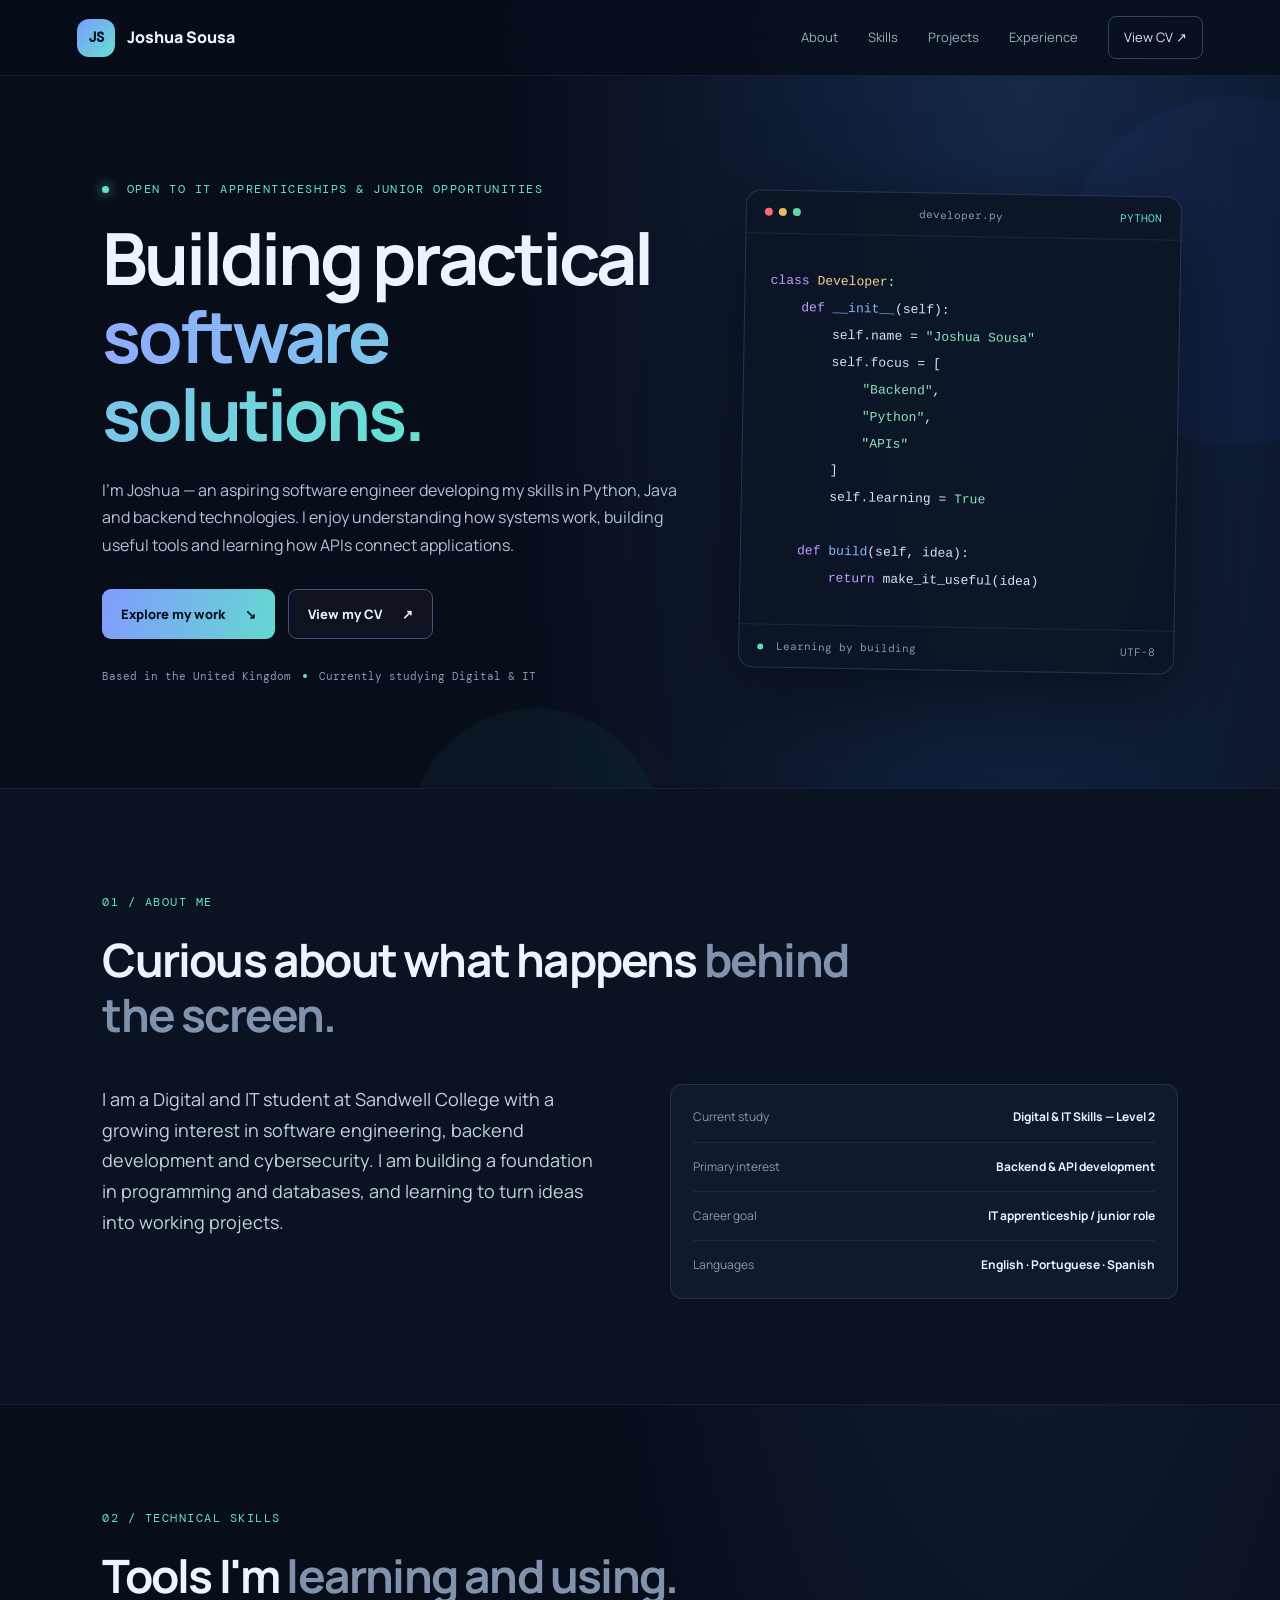
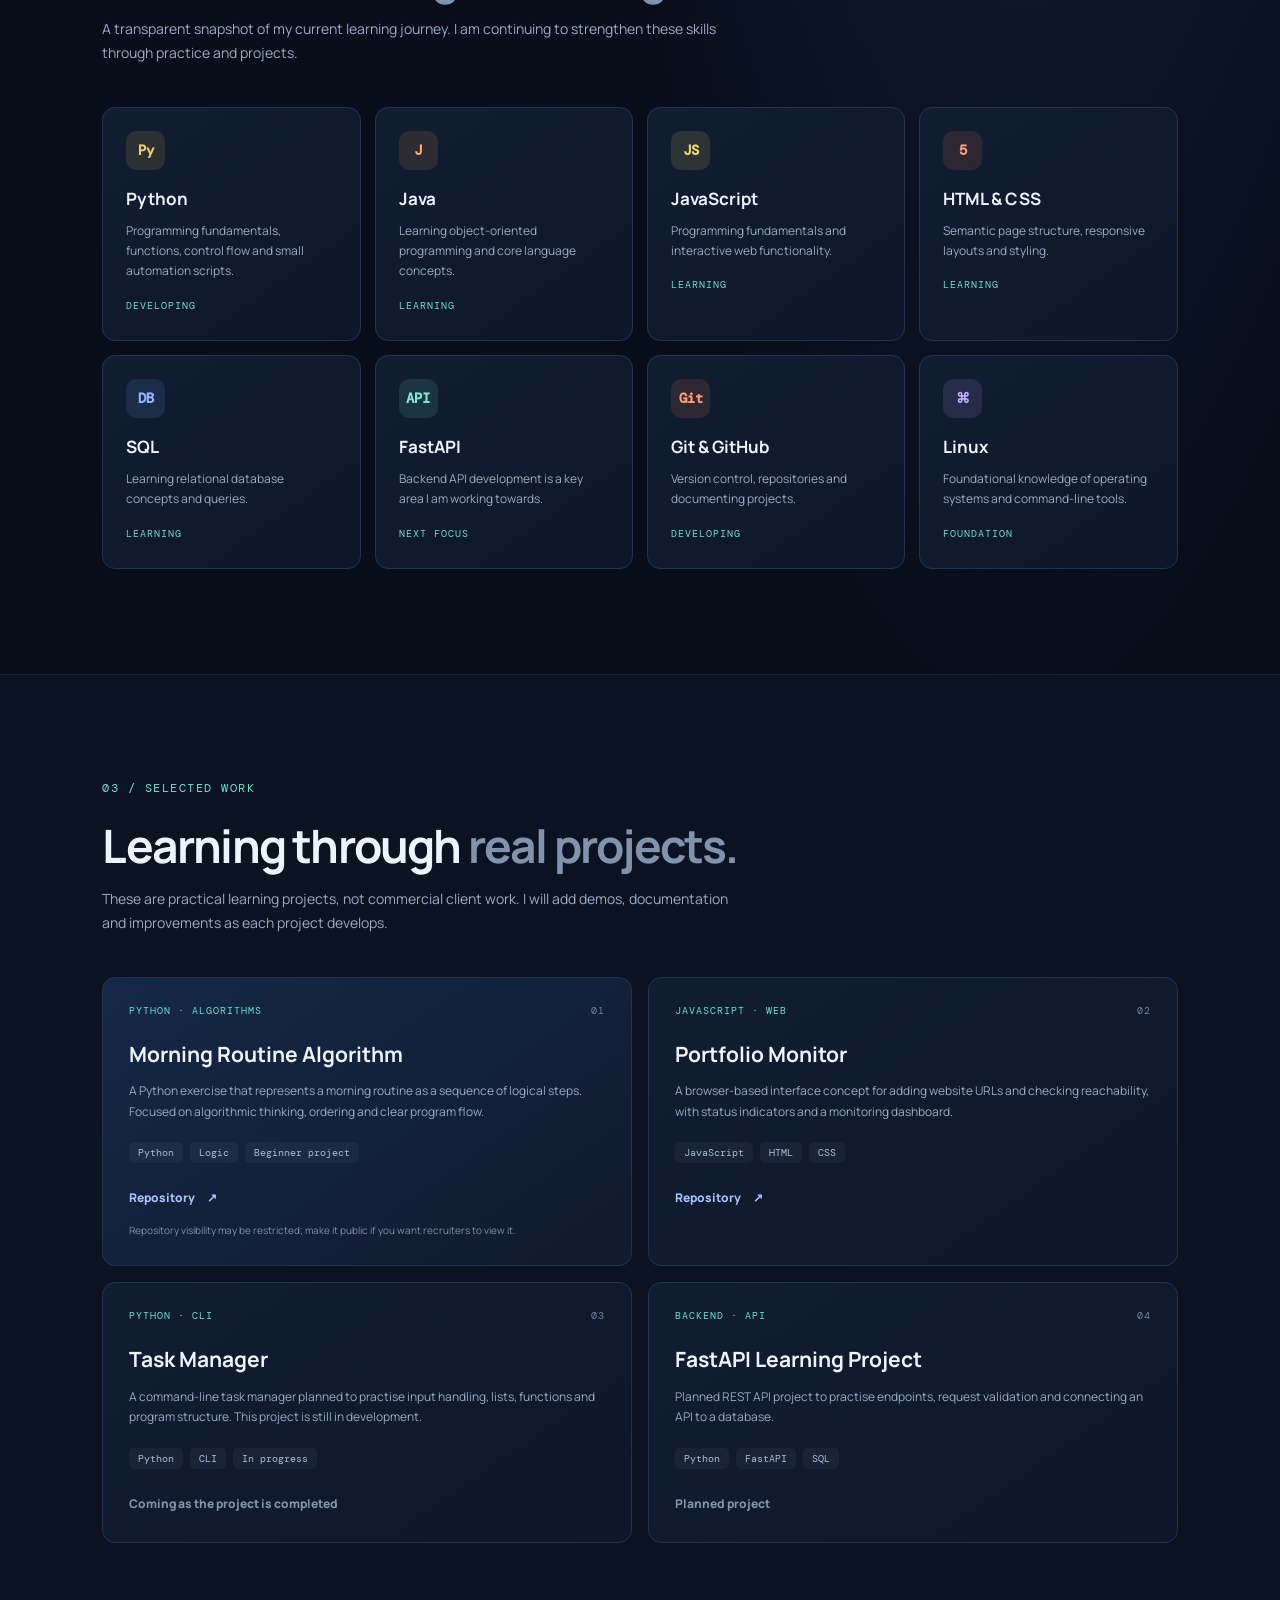
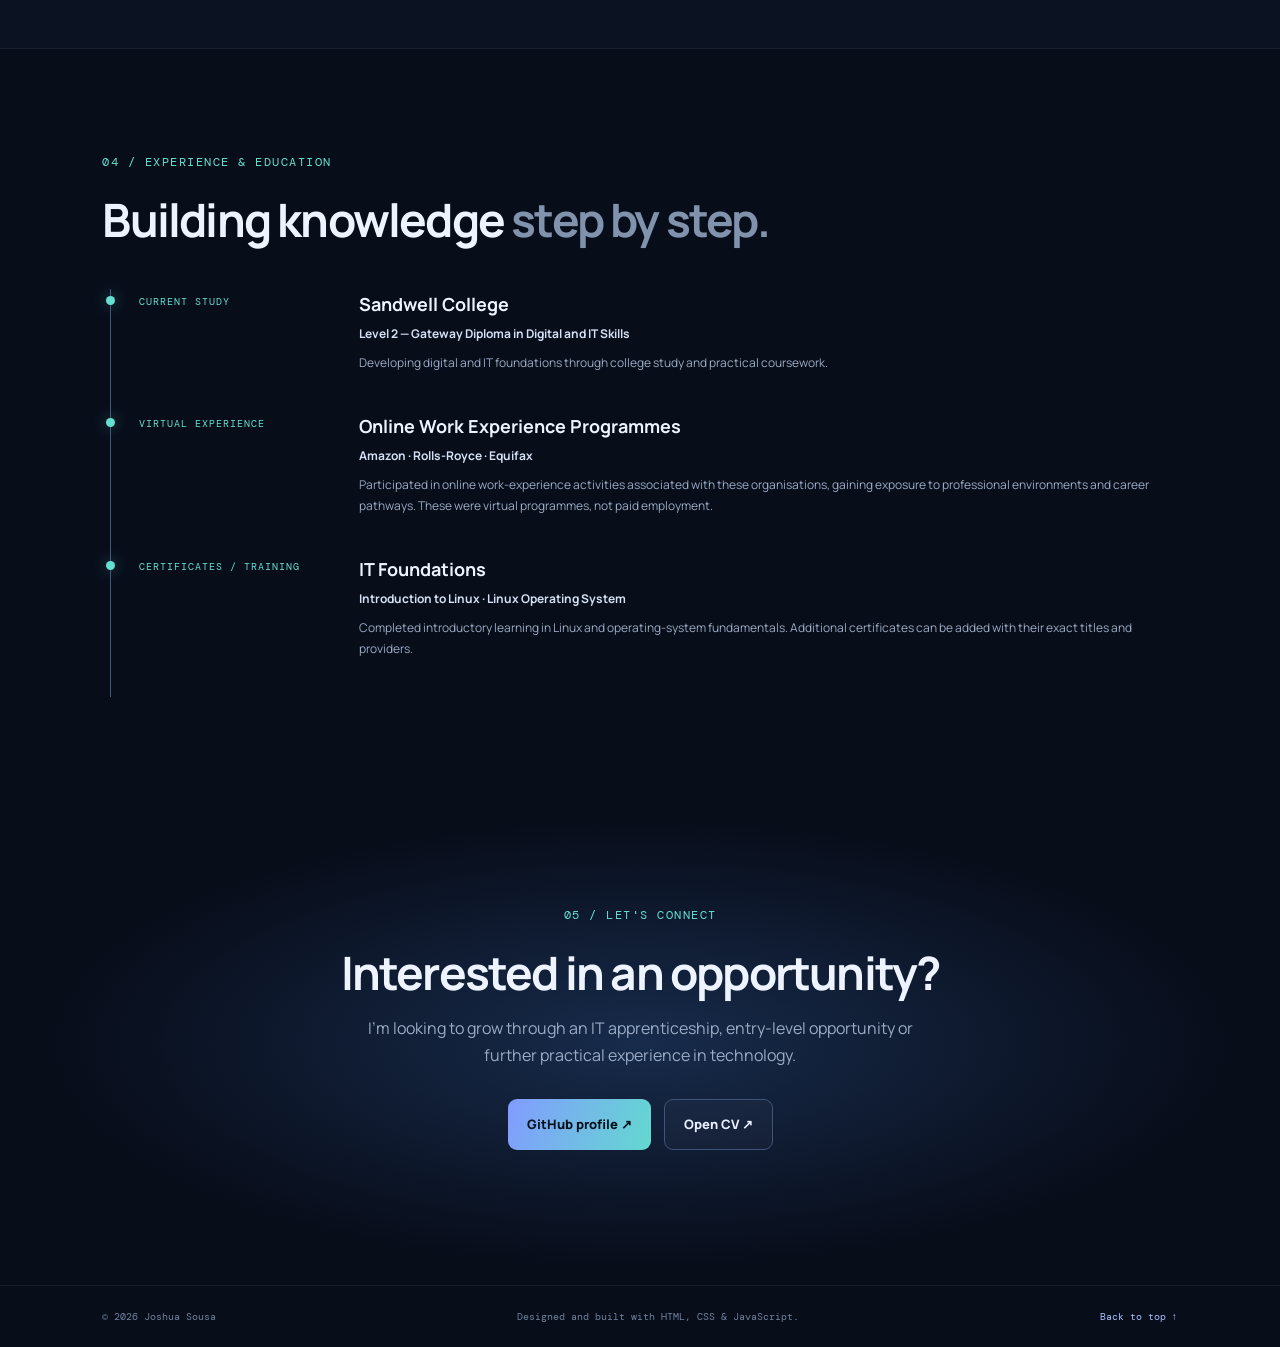
<file: index.html>
<!doctype html>
<html lang="en">
<head>
  <meta charset="utf-8">
  <meta name="viewport" content="width=device-width, initial-scale=1">
  <meta name="description" content="Joshua Sousa — aspiring software engineer focused on backend development, Python and APIs.">
  <meta name="theme-color" content="#0b1020">
  <title>Joshua Sousa | Software Developer Portfolio</title>
  <link rel="preconnect" href="https://fonts.googleapis.com">
  <link rel="preconnect" href="https://fonts.gstatic.com" crossorigin>
  <link href="https://fonts.googleapis.com/css2?family=DM+Mono:wght@400;500&family=Manrope:wght@400;500;600;700;800&display=swap" rel="stylesheet">
  <link rel="stylesheet" href="styles.css">
</head>
<body>
  <header class="topbar">
    <a class="brand" href="#home"><span class="brand-mark">JS</span><span>Joshua Sousa</span></a>
    <button class="menu-toggle" aria-label="Open navigation" aria-expanded="false">☰</button>
    <nav class="nav" aria-label="Main navigation">
      <a href="#about">About</a><a href="#skills">Skills</a><a href="#projects">Projects</a><a href="#experience">Experience</a>
      <a class="nav-cta" href="cv.html">View CV ↗</a>
    </nav>
  </header>

  <main>
    <section class="hero section" id="home">
      <div class="hero-copy">
        <p class="eyebrow"><span class="pulse"></span> OPEN TO IT APPRENTICESHIPS & JUNIOR OPPORTUNITIES</p>
        <h1>Building practical<br><span class="gradient">software solutions.</span></h1>
        <p class="hero-lead">I'm Joshua — an aspiring software engineer developing my skills in Python, Java and backend technologies. I enjoy understanding how systems work, building useful tools and learning how APIs connect applications.</p>
        <div class="hero-actions">
          <a class="button primary" href="#projects">Explore my work <span>↘</span></a>
          <a class="button secondary" href="cv.html">View my CV <span>↗</span></a>
        </div>
        <div class="hero-meta"><span>Based in the United Kingdom</span><span class="meta-dot"></span><span>Currently studying Digital & IT</span></div>
      </div>
      <div class="code-card" aria-label="Code preview">
        <div class="code-top"><div class="window-dots"><i></i><i></i><i></i></div><span>developer.py</span><span class="code-lang">PYTHON</span></div>
        <pre><code><span class="code-purple">class</span> <span class="code-yellow">Developer</span>:
    <span class="code-purple">def</span> <span class="code-blue">__init__</span>(self):
        self.name = <span class="code-green">"Joshua Sousa"</span>
        self.focus = [
            <span class="code-green">"Backend"</span>,
            <span class="code-green">"Python"</span>,
            <span class="code-green">"APIs"</span>
        ]
        self.learning = <span class="code-green">True</span>

    <span class="code-purple">def</span> <span class="code-blue">build</span>(self, idea):
        <span class="code-purple">return</span> make_it_useful(idea)</code></pre>
        <div class="code-footer"><span><b class="status-dot"></b> Learning by building</span><span>UTF-8</span></div>
      </div>
      <div class="hero-orb orb-one"></div><div class="hero-orb orb-two"></div>
    </section>

    <section class="section about-section" id="about">
      <div class="section-heading"><p class="eyebrow">01 / ABOUT ME</p><h2>Curious about what happens <span class="muted">behind the screen.</span></h2></div>
      <div class="about-grid">
        <p class="about-text">I am a Digital and IT student at Sandwell College with a growing interest in software engineering, backend development and cybersecurity. I am building a foundation in programming and databases, and learning to turn ideas into working projects.</p>
        <div class="info-panel"><div class="info-row"><span>Current study</span><strong>Digital & IT Skills — Level 2</strong></div><div class="info-row"><span>Primary interest</span><strong>Backend & API development</strong></div><div class="info-row"><span>Career goal</span><strong>IT apprenticeship / junior role</strong></div><div class="info-row"><span>Languages</span><strong>English · Portuguese · Spanish</strong></div></div>
      </div>
    </section>

    <section class="section" id="skills">
      <div class="section-heading"><p class="eyebrow">02 / TECHNICAL SKILLS</p><h2>Tools I'm <span class="muted">learning and using.</span></h2><p class="section-intro">A transparent snapshot of my current learning journey. I am continuing to strengthen these skills through practice and projects.</p></div>
      <div class="skills-grid">
        <article class="skill-card"><span class="skill-icon">Py</span><h3>Python</h3><p>Programming fundamentals, functions, control flow and small automation scripts.</p><span class="skill-tag">Developing</span></article>
        <article class="skill-card"><span class="skill-icon java">J</span><h3>Java</h3><p>Learning object-oriented programming and core language concepts.</p><span class="skill-tag">Learning</span></article>
        <article class="skill-card"><span class="skill-icon js">JS</span><h3>JavaScript</h3><p>Programming fundamentals and interactive web functionality.</p><span class="skill-tag">Learning</span></article>
        <article class="skill-card"><span class="skill-icon html">5</span><h3>HTML & CSS</h3><p>Semantic page structure, responsive layouts and styling.</p><span class="skill-tag">Learning</span></article>
        <article class="skill-card"><span class="skill-icon sql">DB</span><h3>SQL</h3><p>Learning relational database concepts and queries.</p><span class="skill-tag">Learning</span></article>
        <article class="skill-card"><span class="skill-icon api">API</span><h3>FastAPI</h3><p>Backend API development is a key area I am working towards.</p><span class="skill-tag">Next focus</span></article>
        <article class="skill-card"><span class="skill-icon git">Git</span><h3>Git & GitHub</h3><p>Version control, repositories and documenting projects.</p><span class="skill-tag">Developing</span></article>
        <article class="skill-card"><span class="skill-icon linux">⌘</span><h3>Linux</h3><p>Foundational knowledge of operating systems and command-line tools.</p><span class="skill-tag">Foundation</span></article>
      </div>
    </section>

    <section class="section projects-section" id="projects">
      <div class="section-heading"><p class="eyebrow">03 / SELECTED WORK</p><h2>Learning through <span class="muted">real projects.</span></h2><p class="section-intro">These are practical learning projects, not commercial client work. I will add demos, documentation and improvements as each project develops.</p></div>
      <div class="projects-grid">
        <article class="project-card featured"><div class="project-top"><span class="project-type">PYTHON · ALGORITHMS</span><span class="project-number">01</span></div><h3>Morning Routine Algorithm</h3><p>A Python exercise that represents a morning routine as a sequence of logical steps. Focused on algorithmic thinking, ordering and clear program flow.</p><div class="chips"><span>Python</span><span>Logic</span><span>Beginner project</span></div><a class="project-link" href="https://github.com/joshuaomg/Morning-Routine-Algorithm-Python" target="_blank" rel="noreferrer">Repository <span>↗</span></a><p class="project-note">Repository visibility may be restricted; make it public if you want recruiters to view it.</p></article>
        <article class="project-card"><div class="project-top"><span class="project-type">JAVASCRIPT · WEB</span><span class="project-number">02</span></div><h3>Portfolio Monitor</h3><p>A browser-based interface concept for adding website URLs and checking reachability, with status indicators and a monitoring dashboard.</p><div class="chips"><span>JavaScript</span><span>HTML</span><span>CSS</span></div><a class="project-link" href="https://github.com/joshuaomg/-port-monitor" target="_blank" rel="noreferrer">Repository <span>↗</span></a></article>
        <article class="project-card"><div class="project-top"><span class="project-type">PYTHON · CLI</span><span class="project-number">03</span></div><h3>Task Manager</h3><p>A command-line task manager planned to practise input handling, lists, functions and program structure. This project is still in development.</p><div class="chips"><span>Python</span><span>CLI</span><span>In progress</span></div><span class="project-link subdued">Coming as the project is completed</span></article>
        <article class="project-card"><div class="project-top"><span class="project-type">BACKEND · API</span><span class="project-number">04</span></div><h3>FastAPI Learning Project</h3><p>Planned REST API project to practise endpoints, request validation and connecting an API to a database.</p><div class="chips"><span>Python</span><span>FastAPI</span><span>SQL</span></div><span class="project-link subdued">Planned project</span></article>
      </div>
    </section>

    <section class="section experience-section" id="experience">
      <div class="section-heading"><p class="eyebrow">04 / EXPERIENCE & EDUCATION</p><h2>Building knowledge <span class="muted">step by step.</span></h2></div>
      <div class="timeline">
        <article class="timeline-item"><div class="timeline-date">CURRENT STUDY</div><div><h3>Sandwell College</h3><p class="timeline-role">Level 2 — Gateway Diploma in Digital and IT Skills</p><p>Developing digital and IT foundations through college study and practical coursework.</p></div></article>
        <article class="timeline-item"><div class="timeline-date">VIRTUAL EXPERIENCE</div><div><h3>Online Work Experience Programmes</h3><p class="timeline-role">Amazon · Rolls-Royce · Equifax</p><p>Participated in online work-experience activities associated with these organisations, gaining exposure to professional environments and career pathways. These were virtual programmes, not paid employment.</p></div></article>
        <article class="timeline-item"><div class="timeline-date">CERTIFICATES / TRAINING</div><div><h3>IT Foundations</h3><p class="timeline-role">Introduction to Linux · Linux Operating System</p><p>Completed introductory learning in Linux and operating-system fundamentals. Additional certificates can be added with their exact titles and providers.</p></div></article>
      </div>
    </section>

    <section class="contact-section section" id="contact"><p class="eyebrow">05 / LET'S CONNECT</p><h2>Interested in an opportunity?</h2><p>I'm looking to grow through an IT apprenticeship, entry-level opportunity or further practical experience in technology.</p><div class="hero-actions"><a class="button primary" href="https://github.com/joshuaomg" target="_blank" rel="noreferrer">GitHub profile ↗</a><a class="button secondary" href="cv.html">Open CV ↗</a></div></section>
  </main>
  <footer><span>© <span id="year"></span> Joshua Sousa</span><span>Designed and built with HTML, CSS & JavaScript.</span><a href="#home">Back to top ↑</a></footer>
  <script src="script.js"></script>
</body>
</html>
</file>
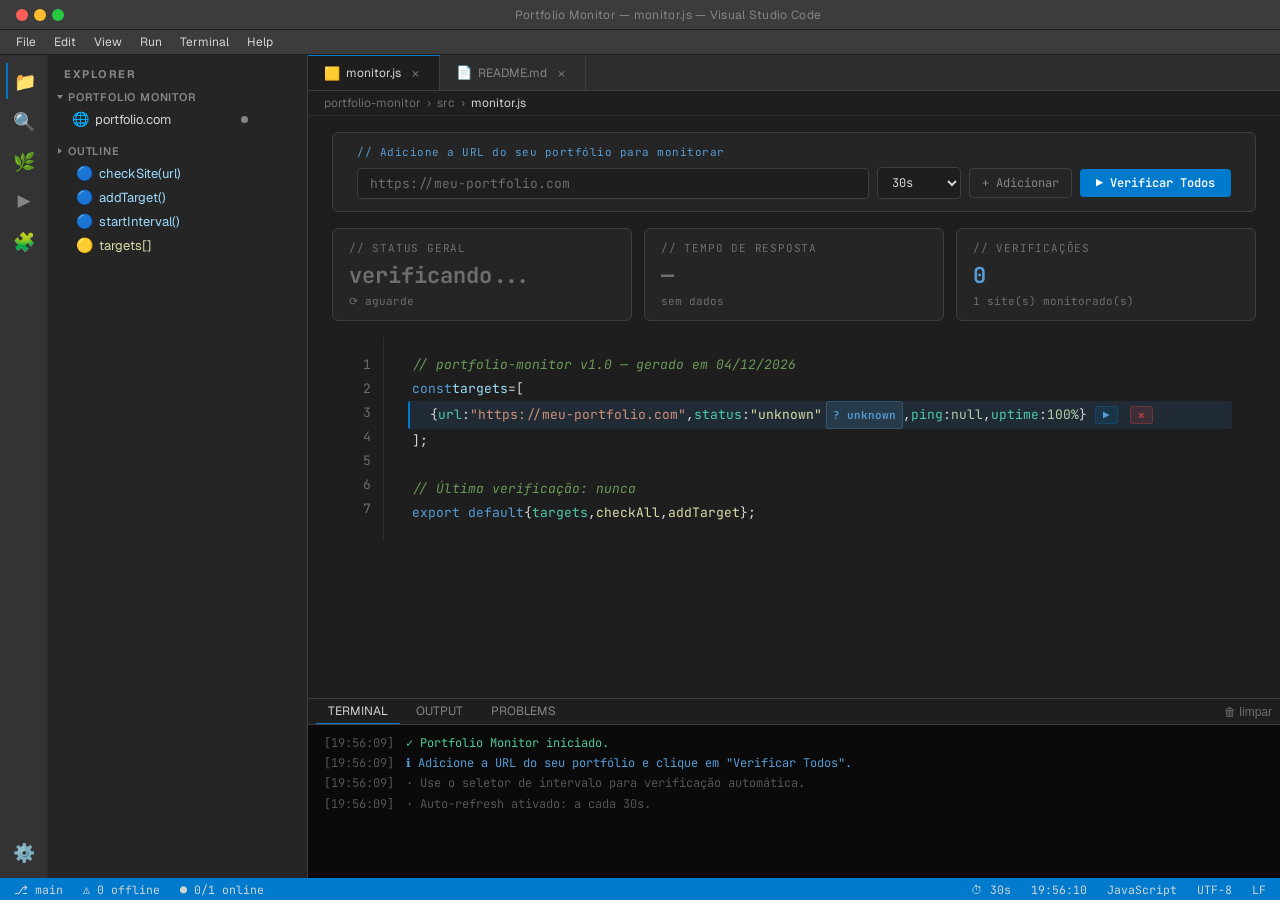
<file: portfolio-checker.html>
<!DOCTYPE html>
<html lang="pt-BR">
<head>
<meta charset="UTF-8">
<meta name="viewport" content="width=device-width, initial-scale=1.0">
<title>Portfolio Monitor</title>
<style>
  @import url('https://fonts.googleapis.com/css2?family=JetBrains+Mono:wght@300;400;500;600;700&family=Geist:wght@300;400;500;600&display=swap');

  :root {
    --bg-base: #1e1e1e;
    --bg-sidebar: #252526;
    --bg-panel: #2d2d2d;
    --bg-card: #252526;
    --bg-hover: #2a2d2e;
    --bg-active: #37373d;
    --border: #3e3e42;
    --border-subtle: #2d2d30;
    --text-primary: #d4d4d4;
    --text-secondary: #858585;
    --text-muted: #6e6e6e;
    --accent-blue: #4ec9b0;
    --accent-blue2: #569cd6;
    --accent-green: #4ec994;
    --accent-red: #f44747;
    --accent-yellow: #dcdcaa;
    --accent-orange: #ce9178;
    --accent-purple: #c586c0;
    --status-bar: #007acc;
    --tab-active: #1e1e1e;
    --tab-inactive: #2d2d2d;
    --scrollbar: #424242;
    --line-highlight: #2a2d2e;
  }

  * { margin: 0; padding: 0; box-sizing: border-box; }

  body {
    font-family: 'Geist', -apple-system, sans-serif;
    background: var(--bg-base);
    color: var(--text-primary);
    height: 100vh;
    display: flex;
    flex-direction: column;
    overflow: hidden;
    font-size: 13px;
  }

  /* TITLE BAR */
  .title-bar {
    background: #3c3c3c;
    height: 30px;
    display: flex;
    align-items: center;
    padding: 0 16px;
    gap: 8px;
    border-bottom: 1px solid #1e1e1e;
    flex-shrink: 0;
    -webkit-app-region: drag;
    user-select: none;
  }
  .traffic-lights { display: flex; gap: 6px; }
  .dot {
    width: 12px; height: 12px;
    border-radius: 50%;
    cursor: pointer;
    transition: filter 0.15s;
  }
  .dot:hover { filter: brightness(1.3); }
  .dot.red   { background: #ff5f57; }
  .dot.yellow{ background: #febc2e; }
  .dot.green { background: #28c840; }
  .title-center {
    flex: 1;
    text-align: center;
    color: var(--text-secondary);
    font-size: 12px;
    letter-spacing: 0.3px;
  }

  /* MENU BAR */
  .menu-bar {
    background: #3c3c3c;
    height: 25px;
    display: flex;
    align-items: center;
    padding: 0 8px;
    gap: 2px;
    border-bottom: 1px solid #1e1e1e;
    flex-shrink: 0;
  }
  .menu-item {
    padding: 2px 8px;
    color: var(--text-primary);
    font-size: 12px;
    cursor: pointer;
    border-radius: 3px;
    transition: background 0.1s;
  }
  .menu-item:hover { background: var(--bg-active); }

  /* MAIN LAYOUT */
  .main {
    display: flex;
    flex: 1;
    overflow: hidden;
  }

  /* ACTIVITY BAR */
  .activity-bar {
    width: 48px;
    background: #333333;
    display: flex;
    flex-direction: column;
    align-items: center;
    padding: 8px 0;
    gap: 4px;
    border-right: 1px solid var(--border-subtle);
    flex-shrink: 0;
  }
  .activity-icon {
    width: 36px; height: 36px;
    display: flex; align-items: center; justify-content: center;
    border-radius: 5px;
    cursor: pointer;
    color: var(--text-secondary);
    font-size: 18px;
    transition: color 0.15s, background 0.15s;
    position: relative;
  }
  .activity-icon:hover { color: var(--text-primary); }
  .activity-icon.active {
    color: var(--text-primary);
    border-left: 2px solid var(--status-bar);
    border-radius: 0 3px 3px 0;
  }
  .activity-icon.active::before {
    content: '';
    position: absolute;
    left: -2px;
    width: 2px;
    height: 100%;
    background: var(--status-bar);
  }

  /* SIDEBAR */
  .sidebar {
    width: 260px;
    background: var(--bg-sidebar);
    border-right: 1px solid var(--border);
    display: flex;
    flex-direction: column;
    flex-shrink: 0;
    overflow: hidden;
  }
  .sidebar-title {
    padding: 12px 16px 4px;
    font-size: 11px;
    font-weight: 700;
    letter-spacing: 1.5px;
    color: var(--text-secondary);
    text-transform: uppercase;
    flex-shrink: 0;
  }
  .sidebar-section { flex: 1; overflow-y: auto; }
  .sidebar-section::-webkit-scrollbar { width: 4px; }
  .sidebar-section::-webkit-scrollbar-thumb { background: var(--scrollbar); border-radius: 2px; }

  .tree-item {
    display: flex;
    align-items: center;
    gap: 6px;
    padding: 3px 8px 3px 16px;
    cursor: pointer;
    transition: background 0.1s;
    color: var(--text-primary);
    font-size: 13px;
    white-space: nowrap;
    overflow: hidden;
    text-overflow: ellipsis;
  }
  .tree-item:hover { background: var(--bg-hover); }
  .tree-item.active { background: var(--bg-active); }
  .tree-item .icon { font-size: 14px; flex-shrink: 0; }
  .tree-item .label { flex: 1; overflow: hidden; text-overflow: ellipsis; }
  .tree-item .status-dot {
    width: 7px; height: 7px;
    border-radius: 50%;
    flex-shrink: 0;
  }
  .tree-item .status-dot.online { background: #4ec994; box-shadow: 0 0 5px #4ec99480; }
  .tree-item .status-dot.offline { background: #f44747; box-shadow: 0 0 5px #f4474780; }
  .tree-item .status-dot.checking { background: #dcdcaa; animation: pulse 1s infinite; }
  .tree-item .status-dot.unknown { background: #858585; }

  .tree-group {
    display: flex;
    align-items: center;
    gap: 4px;
    padding: 5px 8px 3px 8px;
    color: var(--text-secondary);
    font-size: 11px;
    font-weight: 600;
    letter-spacing: 0.8px;
    text-transform: uppercase;
    cursor: pointer;
    user-select: none;
  }
  .tree-group:hover { background: var(--bg-hover); }
  .tree-group svg { transition: transform 0.15s; }
  .tree-group.open svg { transform: rotate(90deg); }

  /* EDITOR */
  .editor-area {
    flex: 1;
    display: flex;
    flex-direction: column;
    overflow: hidden;
    background: var(--bg-base);
  }

  /* TABS */
  .tabs {
    display: flex;
    background: var(--bg-panel);
    border-bottom: 1px solid var(--border);
    overflow-x: auto;
    flex-shrink: 0;
  }
  .tabs::-webkit-scrollbar { height: 2px; }
  .tabs::-webkit-scrollbar-thumb { background: var(--scrollbar); }
  .tab {
    display: flex;
    align-items: center;
    gap: 6px;
    padding: 0 16px;
    height: 35px;
    cursor: pointer;
    border-right: 1px solid var(--border);
    font-size: 12px;
    white-space: nowrap;
    transition: background 0.1s;
    flex-shrink: 0;
    position: relative;
  }
  .tab:hover { background: var(--bg-hover); }
  .tab.active {
    background: var(--tab-active);
    color: var(--text-primary);
    border-top: 1px solid var(--status-bar);
  }
  .tab:not(.active) { background: var(--tab-inactive); color: var(--text-secondary); }
  .tab .tab-icon { font-size: 13px; }
  .tab .tab-close {
    width: 16px; height: 16px;
    display: flex; align-items: center; justify-content: center;
    border-radius: 3px;
    color: var(--text-muted);
    font-size: 14px;
    line-height: 1;
    transition: background 0.1s, color 0.1s;
  }
  .tab .tab-close:hover { background: var(--bg-active); color: var(--text-primary); }

  /* EDITOR CONTENT */
  .editor-content {
    flex: 1;
    overflow-y: auto;
    padding: 0;
    display: flex;
  }
  .editor-content::-webkit-scrollbar { width: 10px; }
  .editor-content::-webkit-scrollbar-track { background: var(--bg-base); }
  .editor-content::-webkit-scrollbar-thumb { background: var(--scrollbar); border-radius: 5px; }

  /* LINE NUMBERS */
  .line-numbers {
    width: 52px;
    padding: 16px 0;
    text-align: right;
    color: var(--text-muted);
    font-family: 'JetBrains Mono', monospace;
    font-size: 13px;
    line-height: 24px;
    user-select: none;
    flex-shrink: 0;
    border-right: 1px solid var(--border-subtle);
    padding-right: 12px;
  }

  .code-area {
    flex: 1;
    padding: 16px 24px;
    font-family: 'JetBrains Mono', monospace;
    font-size: 13px;
    line-height: 24px;
  }

  /* CODE COLORS */
  .kw    { color: #569cd6; }
  .str   { color: #ce9178; }
  .fn    { color: #dcdcaa; }
  .var   { color: #9cdcfe; }
  .cmt   { color: #6a9955; font-style: italic; }
  .num   { color: #b5cea8; }
  .prop  { color: #4ec9b0; }
  .op    { color: #d4d4d4; }
  .punc  { color: #d4d4d4; }
  .bool-t{ color: #4ec9b0; }
  .bool-f{ color: #f44747; }

  .code-line {
    display: flex;
    align-items: baseline;
    min-height: 24px;
    border-radius: 2px;
    padding: 0 4px;
    transition: background 0.1s;
  }
  .code-line:hover { background: var(--line-highlight); }
  .code-line.highlight { background: #264f7840; border-left: 2px solid #007acc; padding-left: 6px; }

  /* STATUS BADGE */
  .inline-badge {
    display: inline-flex;
    align-items: center;
    gap: 4px;
    padding: 1px 6px;
    border-radius: 3px;
    font-size: 11px;
    font-weight: 600;
    font-family: 'JetBrains Mono', monospace;
    vertical-align: middle;
    margin-left: 4px;
  }
  .inline-badge.online  { background: #4ec99422; color: #4ec994; border: 1px solid #4ec99444; }
  .inline-badge.offline { background: #f4474722; color: #f44747; border: 1px solid #f4474744; }
  .inline-badge.checking{ background: #dcdcaa22; color: #dcdcaa; border: 1px solid #dcdcaa44; }
  .inline-badge.loading { background: #569cd622; color: #569cd6; border: 1px solid #569cd644; }

  /* METRICS PANEL */
  .metrics-grid {
    display: grid;
    grid-template-columns: repeat(3, 1fr);
    gap: 12px;
    margin: 16px 24px;
  }
  .metric-card {
    background: var(--bg-card);
    border: 1px solid var(--border);
    border-radius: 6px;
    padding: 12px 16px;
    transition: border-color 0.2s;
  }
  .metric-card:hover { border-color: var(--status-bar); }
  .metric-label {
    font-size: 11px;
    color: var(--text-muted);
    text-transform: uppercase;
    letter-spacing: 0.8px;
    margin-bottom: 6px;
    font-family: 'JetBrains Mono', monospace;
  }
  .metric-value {
    font-size: 22px;
    font-weight: 700;
    font-family: 'JetBrains Mono', monospace;
    color: var(--text-primary);
  }
  .metric-value.online  { color: var(--accent-green); }
  .metric-value.offline { color: var(--accent-red); }
  .metric-value.fast    { color: var(--accent-blue); }
  .metric-value.slow    { color: var(--accent-yellow); }
  .metric-sub { font-size: 11px; color: var(--text-muted); margin-top: 4px; font-family: 'JetBrains Mono', monospace; }

  /* TERMINAL */
  .terminal {
    height: 180px;
    background: #0a0a0a;
    border-top: 1px solid var(--border);
    display: flex;
    flex-direction: column;
    flex-shrink: 0;
  }
  .terminal-tabs {
    display: flex;
    align-items: center;
    background: #1e1e1e;
    border-bottom: 1px solid var(--border);
    padding: 0 8px;
    gap: 4px;
    flex-shrink: 0;
  }
  .terminal-tab {
    padding: 4px 12px;
    font-size: 12px;
    cursor: pointer;
    color: var(--text-secondary);
    border-bottom: 1px solid transparent;
  }
  .terminal-tab.active { color: var(--text-primary); border-bottom-color: var(--status-bar); }
  .terminal-body {
    flex: 1;
    overflow-y: auto;
    padding: 8px 16px;
    font-family: 'JetBrains Mono', monospace;
    font-size: 12px;
    line-height: 1.6;
  }
  .terminal-body::-webkit-scrollbar { width: 6px; }
  .terminal-body::-webkit-scrollbar-thumb { background: #333; border-radius: 3px; }
  .log-line { display: flex; gap: 12px; margin: 1px 0; }
  .log-time { color: #555; flex-shrink: 0; }
  .log-info  { color: #569cd6; }
  .log-ok    { color: #4ec994; }
  .log-warn  { color: #dcdcaa; }
  .log-error { color: #f44747; }
  .log-muted { color: #555; }
  .cursor-blink {
    display: inline-block;
    width: 8px; height: 14px;
    background: var(--text-primary);
    animation: blink 1s step-end infinite;
    vertical-align: middle;
    margin-left: 2px;
  }

  /* STATUS BAR */
  .status-bar {
    height: 22px;
    background: var(--status-bar);
    display: flex;
    align-items: center;
    padding: 0 10px;
    gap: 12px;
    font-size: 11.5px;
    flex-shrink: 0;
    font-family: 'JetBrains Mono', monospace;
  }
  .status-bar .left  { display: flex; gap: 12px; align-items: center; }
  .status-bar .right { margin-left: auto; display: flex; gap: 12px; align-items: center; }
  .status-item { display: flex; align-items: center; gap: 4px; cursor: pointer; padding: 0 4px; height: 22px; }
  .status-item:hover { background: rgba(255,255,255,0.15); }
  .status-ping { color: rgba(255,255,255,0.9); }

  /* INPUT FORM */
  .url-input-section {
    padding: 12px 24px;
    background: var(--bg-card);
    border: 1px solid var(--border);
    border-radius: 6px;
    margin: 0 24px 16px;
  }
  .url-form { display: flex; gap: 8px; align-items: center; flex-wrap: wrap; }
  .url-label {
    font-size: 11px;
    color: var(--text-muted);
    font-family: 'JetBrains Mono', monospace;
    margin-bottom: 8px;
    letter-spacing: 0.5px;
  }
  .url-label span { color: var(--accent-blue2); }
  .url-input {
    flex: 1;
    min-width: 200px;
    background: var(--bg-base);
    border: 1px solid var(--border);
    border-radius: 4px;
    padding: 6px 12px;
    color: var(--text-primary);
    font-family: 'JetBrains Mono', monospace;
    font-size: 13px;
    outline: none;
    transition: border-color 0.15s;
  }
  .url-input:focus { border-color: var(--status-bar); }
  .url-input::placeholder { color: var(--text-muted); }
  .btn-check {
    background: var(--status-bar);
    color: white;
    border: none;
    padding: 6px 16px;
    border-radius: 4px;
    font-family: 'JetBrains Mono', monospace;
    font-size: 12px;
    cursor: pointer;
    transition: background 0.15s, transform 0.1s;
    white-space: nowrap;
    font-weight: 600;
  }
  .btn-check:hover { background: #1a85cf; }
  .btn-check:active { transform: scale(0.97); }
  .btn-check:disabled { background: #555; cursor: not-allowed; }
  .btn-add {
    background: transparent;
    color: var(--text-secondary);
    border: 1px solid var(--border);
    padding: 6px 12px;
    border-radius: 4px;
    font-family: 'JetBrains Mono', monospace;
    font-size: 12px;
    cursor: pointer;
    transition: all 0.15s;
  }
  .btn-add:hover { border-color: var(--accent-blue2); color: var(--accent-blue2); }

  .interval-select {
    background: var(--bg-base);
    border: 1px solid var(--border);
    border-radius: 4px;
    padding: 6px 10px;
    color: var(--text-primary);
    font-family: 'JetBrains Mono', monospace;
    font-size: 12px;
    outline: none;
    cursor: pointer;
  }
  .interval-select:focus { border-color: var(--status-bar); }

  /* ANIMATIONS */
  @keyframes blink { 0%,100%{opacity:1} 50%{opacity:0} }
  @keyframes pulse { 0%,100%{opacity:1} 50%{opacity:0.4} }
  @keyframes spin { to { transform: rotate(360deg); } }
  @keyframes fadeIn { from{opacity:0;transform:translateY(-4px)} to{opacity:1;transform:none} }

  .spin { animation: spin 1s linear infinite; display: inline-block; }
  .fadein { animation: fadeIn 0.25s ease; }

  .history-bar {
    display: flex;
    gap: 2px;
    align-items: flex-end;
    height: 20px;
  }
  .history-bar span {
    width: 4px;
    border-radius: 1px;
    display: inline-block;
    min-height: 2px;
    transition: height 0.3s;
  }

  /* RESPONSIVE */
  @media (max-width: 768px) {
    .sidebar { width: 200px; }
    .metrics-grid { grid-template-columns: 1fr 1fr; }
    .activity-bar { display: none; }
  }
  @media (max-width: 540px) {
    .sidebar { display: none; }
    .metrics-grid { grid-template-columns: 1fr; }
  }
</style>
</head>
<body>

<!-- TITLE BAR -->
<div class="title-bar">
  <div class="traffic-lights">
    <div class="dot red"></div>
    <div class="dot yellow"></div>
    <div class="dot green"></div>
  </div>
  <div class="title-center">Portfolio Monitor — monitor.js — Visual Studio Code</div>
</div>

<!-- MENU BAR -->
<div class="menu-bar">
  <div class="menu-item">File</div>
  <div class="menu-item">Edit</div>
  <div class="menu-item">View</div>
  <div class="menu-item">Run</div>
  <div class="menu-item">Terminal</div>
  <div class="menu-item">Help</div>
</div>

<div class="main">

  <!-- ACTIVITY BAR -->
  <div class="activity-bar">
    <div class="activity-icon active" title="Explorer">📁</div>
    <div class="activity-icon" title="Search">🔍</div>
    <div class="activity-icon" title="Source Control">🌿</div>
    <div class="activity-icon" title="Run">▶️</div>
    <div class="activity-icon" title="Extensions">🧩</div>
    <div style="margin-top:auto">
      <div class="activity-icon" title="Settings">⚙️</div>
    </div>
  </div>

  <!-- SIDEBAR -->
  <div class="sidebar">
    <div class="sidebar-title">Explorer</div>
    <div class="sidebar-section">
      <div class="tree-group open" onclick="this.classList.toggle('open')">
        <svg width="8" height="8" viewBox="0 0 8 8" fill="currentColor"><path d="M2 1l4 3-4 3z"/></svg>
        PORTFOLIO MONITOR
      </div>
      <div id="sidebar-list"></div>

      <div class="tree-group" style="margin-top:8px">
        <svg width="8" height="8" viewBox="0 0 8 8" fill="currentColor"><path d="M2 1l4 3-4 3z"/></svg>
        OUTLINE
      </div>
      <div class="tree-item" style="padding-left:28px">
        <span class="icon">🔵</span>
        <span class="label" style="color:#9cdcfe">checkSite(url)</span>
      </div>
      <div class="tree-item" style="padding-left:28px">
        <span class="icon">🔵</span>
        <span class="label" style="color:#9cdcfe">addTarget()</span>
      </div>
      <div class="tree-item" style="padding-left:28px">
        <span class="icon">🔵</span>
        <span class="label" style="color:#9cdcfe">startInterval()</span>
      </div>
      <div class="tree-item" style="padding-left:28px">
        <span class="icon">🟡</span>
        <span class="label" style="color:#dcdcaa">targets[]</span>
      </div>
    </div>
  </div>

  <!-- EDITOR AREA -->
  <div class="editor-area">

    <!-- TABS -->
    <div class="tabs">
      <div class="tab active">
        <span class="tab-icon">🟨</span>
        monitor.js
        <span class="tab-close">×</span>
      </div>
      <div class="tab">
        <span class="tab-icon">📄</span>
        README.md
        <span class="tab-close">×</span>
      </div>
    </div>

    <!-- BREADCRUMB -->
    <div style="padding:4px 16px; background:var(--bg-base); border-bottom:1px solid var(--border-subtle); font-size:12px; color:var(--text-muted); display:flex; gap:6px; align-items:center;">
      <span>portfolio-monitor</span>
      <span>›</span>
      <span>src</span>
      <span>›</span>
      <span style="color:var(--text-primary)">monitor.js</span>
    </div>

    <!-- EDITOR CONTENT -->
    <div class="editor-content" id="editor-scroll">

      <div style="flex:1; padding-bottom: 32px;">

        <!-- ADD SITE SECTION -->
        <div class="url-input-section" style="margin-top:16px">
          <div class="url-label">
            <span>// Adicione a URL do seu portfólio para monitorar</span>
          </div>
          <div class="url-form">
            <input class="url-input" id="urlInput" type="url" placeholder="https://meu-portfolio.com" />
            <select class="interval-select" id="intervalSelect" title="Intervalo de verificação">
              <option value="0">Manual</option>
              <option value="30" selected>30s</option>
              <option value="60">1min</option>
              <option value="300">5min</option>
            </select>
            <button class="btn-add" onclick="addTarget()">+ Adicionar</button>
            <button class="btn-check" id="checkAllBtn" onclick="checkAll()">▶ Verificar Todos</button>
          </div>
        </div>

        <!-- METRICS -->
        <div class="metrics-grid" id="metrics-grid">
          <div class="metric-card">
            <div class="metric-label">// status geral</div>
            <div class="metric-value" id="m-status" style="color:var(--text-muted)">—</div>
            <div class="metric-sub" id="m-status-sub">aguardando verificação</div>
          </div>
          <div class="metric-card">
            <div class="metric-label">// tempo de resposta</div>
            <div class="metric-value" id="m-ping" style="color:var(--text-muted)">—</div>
            <div class="metric-sub" id="m-ping-sub">última medição</div>
          </div>
          <div class="metric-card">
            <div class="metric-label">// verificações</div>
            <div class="metric-value" id="m-checks" style="color:var(--accent-blue2)">0</div>
            <div class="metric-sub" id="m-checks-sub">total de pings</div>
          </div>
        </div>

        <!-- CODE EDITOR MAIN -->
        <div style="display:flex; margin: 0 24px;">
          <div class="line-numbers" id="line-numbers"></div>
          <div class="code-area" id="code-area"></div>
        </div>

      </div>
    </div>

    <!-- TERMINAL -->
    <div class="terminal">
      <div class="terminal-tabs">
        <div class="terminal-tab active">TERMINAL</div>
        <div class="terminal-tab">OUTPUT</div>
        <div class="terminal-tab">PROBLEMS</div>
        <div style="margin-left:auto; display:flex; gap:8px; align-items:center;">
          <button onclick="clearLogs()" style="background:none; border:none; color:var(--text-muted); cursor:pointer; font-size:12px;">🗑 limpar</button>
        </div>
      </div>
      <div class="terminal-body" id="terminal"></div>
    </div>

  </div>
</div>

<!-- STATUS BAR -->
<div class="status-bar">
  <div class="left">
    <div class="status-item">⎇ main</div>
    <div class="status-item" id="sb-errors">⚠ 0</div>
    <div class="status-item" id="sb-status">● aguardando</div>
  </div>
  <div class="right">
    <div class="status-item" id="sb-interval">⏱ 30s</div>
    <div class="status-item" id="sb-time">00:00:00</div>
    <div class="status-item">JavaScript</div>
    <div class="status-item">UTF-8</div>
    <div class="status-item">LF</div>
  </div>
</div>

<script>
// ─── STATE ───────────────────────────────────────────────────────────────────
const state = {
  targets: [],
  totalChecks: 0,
  errors: 0,
  intervalId: null,
  logLines: [],
};

// Default examples
const defaultTargets = [
  { id: 1, url: 'https://meu-portfolio.com', label: 'portfolio.com', status: 'unknown', ping: null, history: [], checks: 0, uptime: 100 },
];

state.targets = [...defaultTargets];

// ─── TIME ─────────────────────────────────────────────────────────────────────
function fmtTime(d = new Date()) {
  return d.toTimeString().slice(0,8);
}
function clock() {
  document.getElementById('sb-time').textContent = fmtTime();
}
setInterval(clock, 1000);
clock();

// ─── LOG ──────────────────────────────────────────────────────────────────────
function log(msg, type='info') {
  const terminal = document.getElementById('terminal');
  const types = { info:'log-info', ok:'log-ok', warn:'log-warn', error:'log-error', muted:'log-muted' };
  const icons  = { info:'ℹ', ok:'✓', warn:'⚠', error:'✗', muted:'·' };
  const div = document.createElement('div');
  div.className = 'log-line fadein';
  div.innerHTML = `<span class="log-time">[${fmtTime()}]</span><span class="${types[type]||'log-info'}">${icons[type]||'·'} ${msg}</span>`;
  terminal.appendChild(div);
  terminal.scrollTop = terminal.scrollHeight;
  // keep max 200 lines
  while(terminal.children.length > 200) terminal.removeChild(terminal.firstChild);
}
function clearLogs() {
  document.getElementById('terminal').innerHTML = '';
  log('Terminal limpo.', 'muted');
}

// ─── CHECK SITE ───────────────────────────────────────────────────────────────
async function checkSite(target) {
  target.status = 'checking';
  renderAll();
  log(`Verificando ${target.url} ...`, 'info');
  const t0 = performance.now();
  try {
    // We use no-cors to avoid CORS errors; we can only check reachability
    const controller = new AbortController();
    const timeout = setTimeout(() => controller.abort(), 8000);
    await fetch(target.url, { method: 'HEAD', mode: 'no-cors', signal: controller.signal, cache: 'no-cache' });
    clearTimeout(timeout);
    const ping = Math.round(performance.now() - t0);
    target.status = 'online';
    target.ping = ping;
    target.checks++;
    state.totalChecks++;
    target.history.push({ online: true, ping, time: Date.now() });
    if (target.history.length > 20) target.history.shift();
    target.uptime = Math.round((target.history.filter(h=>h.online).length / target.history.length) * 100);
    log(`${target.label} → ONLINE  ${ping}ms`, 'ok');
  } catch(e) {
    const ping = Math.round(performance.now() - t0);
    if (e.name === 'AbortError') {
      target.status = 'offline';
      log(`${target.label} → TIMEOUT (${ping}ms)`, 'error');
    } else {
      // no-cors can throw on some browsers even when online — treat as online if it's a TypeError from CORS
      if (e instanceof TypeError) {
        target.status = 'online';
        target.ping = ping;
        log(`${target.label} → ONLINE (sem CORS) ${ping}ms`, 'ok');
      } else {
        target.status = 'offline';
        log(`${target.label} → OFFLINE: ${e.message}`, 'error');
      }
    }
    target.checks++;
    state.totalChecks++;
    target.history.push({ online: target.status === 'online', ping, time: Date.now() });
    if (target.history.length > 20) target.history.shift();
    target.uptime = Math.round((target.history.filter(h=>h.online).length / target.history.length) * 100);
  }
  renderAll();
  updateStatusBar();
}

async function checkAll() {
  if (!state.targets.length) { log('Nenhum alvo adicionado.', 'warn'); return; }
  log(`Iniciando verificação de ${state.targets.length} site(s)...`, 'info');
  for (const t of state.targets) await checkSite(t);
  log(`Verificação concluída. Total: ${state.totalChecks} pings.`, 'ok');
}

// ─── ADD TARGET ───────────────────────────────────────────────────────────────
function addTarget() {
  const input = document.getElementById('urlInput');
  let url = input.value.trim();
  if (!url) { log('Digite uma URL válida.', 'warn'); return; }
  if (!/^https?:\/\//i.test(url)) url = 'https://' + url;
  try { new URL(url); } catch { log(`URL inválida: ${url}`, 'error'); return; }
  const label = url.replace(/^https?:\/\/(www\.)?/, '').replace(/\/$/, '');
  const existing = state.targets.find(t => t.url === url);
  if (existing) { log(`${label} já está na lista.`, 'warn'); return; }
  const t = { id: Date.now(), url, label, status: 'unknown', ping: null, history: [], checks: 0, uptime: 100 };
  state.targets.push(t);
  input.value = '';
  log(`Adicionado: ${label}`, 'info');
  renderAll();
  checkSite(t);
  startAutoInterval();
}

// ─── INTERVAL ─────────────────────────────────────────────────────────────────
function startAutoInterval() {
  const sec = parseInt(document.getElementById('intervalSelect').value);
  if (state.intervalId) clearInterval(state.intervalId);
  document.getElementById('sb-interval').textContent = sec ? `⏱ ${sec < 60 ? sec + 's' : (sec/60)+'min'}` : '⏱ manual';
  if (sec > 0) {
    state.intervalId = setInterval(checkAll, sec * 1000);
    log(`Auto-refresh ativado: a cada ${sec}s.`, 'muted');
  } else {
    log('Modo manual. Clique em "Verificar Todos" para atualizar.', 'muted');
  }
}
document.getElementById('intervalSelect').onchange = startAutoInterval;

// ─── REMOVE ───────────────────────────────────────────────────────────────────
function removeTarget(id) {
  const t = state.targets.find(x => x.id === id);
  if (t) {
    state.targets = state.targets.filter(x => x.id !== id);
    log(`Removido: ${t.label}`, 'muted');
    renderAll();
  }
}

// ─── RENDER ───────────────────────────────────────────────────────────────────
function renderSidebar() {
  const list = document.getElementById('sidebar-list');
  list.innerHTML = '';
  if (!state.targets.length) {
    list.innerHTML = '<div class="tree-item" style="color:var(--text-muted);padding-left:28px;font-size:12px">Nenhum alvo</div>';
    return;
  }
  state.targets.forEach(t => {
    const div = document.createElement('div');
    div.className = 'tree-item';
    div.style.paddingLeft = '24px';
    const dotClass = t.status === 'online' ? 'online' : t.status === 'offline' ? 'offline' : t.status === 'checking' ? 'checking' : 'unknown';
    div.innerHTML = `
      <span class="icon">${t.status === 'checking' ? '<span class="spin">⟳</span>' : '🌐'}</span>
      <span class="label" style="max-width:140px" title="${t.url}">${t.label}</span>
      <span class="status-dot ${dotClass}"></span>
    `;
    list.appendChild(div);
  });
}

function renderCodeArea() {
  const codeArea = document.getElementById('code-area');
  const lineNums = document.getElementById('line-numbers');

  const lines = [];

  lines.push(`<div class="code-line"><span class="cmt">// portfolio-monitor v1.0 — gerado em ${new Date().toLocaleDateString('pt-BR')}</span></div>`);
  lines.push(`<div class="code-line"><span class="kw">const</span> <span class="var">targets</span> <span class="op">=</span> <span class="punc">[</span></div>`);

  if (!state.targets.length) {
    lines.push(`<div class="code-line" style="padding-left:20px"><span class="cmt">// Adicione uma URL acima</span></div>`);
  }

  state.targets.forEach((t, i) => {
    const isLast = i === state.targets.length - 1;
    const statusColor = t.status === 'online' ? '#4ec994' : t.status === 'offline' ? '#f44747' : '#dcdcaa';
    const statusIcon  = t.status === 'online' ? '✓' : t.status === 'offline' ? '✗' : t.status === 'checking' ? '⟳' : '?';
    const badgeClass  = t.status === 'online' ? 'online' : t.status === 'offline' ? 'offline' : t.status === 'checking' ? 'checking' : 'loading';
    lines.push(`<div class="code-line highlight" style="padding-left:20px">
      <span class="punc">{ </span>
      <span class="prop">url</span><span class="op">: </span><span class="str">"${t.url}"</span><span class="punc">, </span>
      <span class="prop">status</span><span class="op">: </span>
      <span style="color:${statusColor}">"${t.status}"</span>
      <span class="inline-badge ${badgeClass}">${statusIcon} ${t.status}</span>
      <span class="punc">,</span>
      <span class="prop"> ping</span><span class="op">: </span><span class="num">${t.ping !== null ? t.ping + 'ms' : 'null'}</span><span class="punc">,</span>
      <span class="prop"> uptime</span><span class="op">: </span><span class="num">${t.uptime}%</span>
      <span class="punc">}${isLast ? '' : ','}</span>
      <span style="margin-left:8px">
        <button onclick="checkSite(state.targets.find(x=>x.id===${t.id}))" style="background:#007acc22;border:1px solid #007acc44;color:#569cd6;border-radius:3px;padding:1px 7px;font-family:'JetBrains Mono',monospace;font-size:11px;cursor:pointer" title="Verificar agora">▶</button>
        <button onclick="removeTarget(${t.id})" style="background:#f4474722;border:1px solid #f4474744;color:#f44747;border-radius:3px;padding:1px 7px;font-family:'JetBrains Mono',monospace;font-size:11px;cursor:pointer;margin-left:4px" title="Remover">✕</button>
      </span>
    </div>`);

    // History sparkline
    if (t.history.length > 0) {
      const bars = t.history.map(h => {
        const h_px = Math.max(2, Math.min(20, Math.round((h.ping || 200) / 30)));
        const col = h.online ? '#4ec99488' : '#f4474788';
        return `<span style="width:4px;height:${h_px}px;background:${col};border-radius:1px;display:inline-block;vertical-align:bottom"></span>`;
      }).join('');
      lines.push(`<div class="code-line" style="padding-left:32px">
        <span class="cmt">// histórico:</span>
        <span style="display:inline-flex;align-items:flex-end;gap:1px;margin-left:8px;vertical-align:middle">${bars}</span>
        <span class="cmt" style="margin-left:6px">${t.checks} checks · ${t.uptime}% uptime</span>
      </div>`);
    }
  });

  lines.push(`<div class="code-line"><span class="punc">];</span></div>`);
  lines.push(`<div class="code-line"></div>`);
  lines.push(`<div class="code-line"><span class="cmt">// Última verificação: ${state.totalChecks > 0 ? new Date().toLocaleTimeString('pt-BR') : 'nunca'}</span></div>`);
  lines.push(`<div class="code-line"><span class="kw">export default</span> <span class="punc">{</span> <span class="prop">targets</span><span class="punc">,</span> <span class="fn">checkAll</span><span class="punc">,</span> <span class="fn">addTarget</span> <span class="punc">};</span></div>`);

  codeArea.innerHTML = lines.join('');
  lineNums.innerHTML = lines.map((_, i) => `<div>${i+1}</div>`).join('');
}

function renderMetrics() {
  const online  = state.targets.filter(t => t.status === 'online').length;
  const offline = state.targets.filter(t => t.status === 'offline').length;
  const total   = state.targets.length;
  const pings   = state.targets.filter(t => t.ping !== null).map(t => t.ping);
  const avgPing = pings.length ? Math.round(pings.reduce((a,b)=>a+b,0)/pings.length) : null;

  const mStatus    = document.getElementById('m-status');
  const mStatusSub = document.getElementById('m-status-sub');
  const mPing      = document.getElementById('m-ping');
  const mPingSub   = document.getElementById('m-ping-sub');
  const mChecks    = document.getElementById('m-checks');
  const mChecksSub = document.getElementById('m-checks-sub');

  if (total === 0) {
    mStatus.textContent = '—';
    mStatus.className = 'metric-value';
    mStatusSub.textContent = 'aguardando...';
  } else if (offline > 0) {
    mStatus.textContent = `${offline}/${total} OFFLINE`;
    mStatus.className = 'metric-value offline';
    mStatusSub.textContent = `${online} online`;
  } else if (online === total) {
    mStatus.textContent = `${total}/${total} ONLINE`;
    mStatus.className = 'metric-value online';
    mStatusSub.textContent = 'tudo funcionando';
  } else {
    mStatus.textContent = 'verificando...';
    mStatus.className = 'metric-value';
    mStatusSub.textContent = '⟳ aguarde';
  }

  if (avgPing !== null) {
    mPing.textContent = `${avgPing}ms`;
    mPing.className = avgPing < 500 ? 'metric-value fast' : 'metric-value slow';
    mPingSub.textContent = avgPing < 500 ? 'resposta rápida' : 'resposta lenta';
  } else {
    mPing.textContent = '—';
    mPing.className = 'metric-value';
    mPingSub.textContent = 'sem dados';
  }

  mChecks.textContent = state.totalChecks;
  mChecksSub.textContent = `${total} site(s) monitorado(s)`;
}

function updateStatusBar() {
  const offline = state.targets.filter(t => t.status === 'offline').length;
  document.getElementById('sb-errors').textContent = `⚠ ${offline} offline`;
  const onl = state.targets.filter(t => t.status === 'online').length;
  const total = state.targets.length;
  document.getElementById('sb-status').textContent = total === 0 ? '● aguardando' : `● ${onl}/${total} online`;
}

function renderAll() {
  renderSidebar();
  renderCodeArea();
  renderMetrics();
  updateStatusBar();
}

// ─── INIT ────────────────────────────────────────────────────────────────────
log('Portfolio Monitor iniciado.', 'ok');
log('Adicione a URL do seu portfólio e clique em "Verificar Todos".', 'info');
log('Use o seletor de intervalo para verificação automática.', 'muted');
renderAll();
startAutoInterval();
</script>
</body>
</html>
</file>
<file: styles.css>
:root{--bg:#080d1a;--panel:#101a2d;--panel2:#121f35;--line:#23334e;--text:#edf3ff;--muted:#9aabc4;--blue:#7c9cff;--cyan:#65e0d0;--font:'Manrope',sans-serif;--mono:'DM Mono',monospace}*{box-sizing:border-box}html{scroll-behavior:smooth}body{margin:0;background:radial-gradient(ellipse at 80% 0%,#16294a 0,transparent 36%),var(--bg);color:var(--text);font-family:var(--font);line-height:1.7}.topbar{height:76px;display:flex;align-items:center;justify-content:space-between;padding:0 max(6vw,24px);border-bottom:1px solid #ffffff12;background:#080d1ad9;backdrop-filter:blur(18px);position:sticky;top:0;z-index:10}.brand{display:flex;align-items:center;gap:12px;color:var(--text);text-decoration:none;font-weight:800}.brand-mark{display:grid;place-items:center;width:38px;height:38px;border-radius:12px;background:linear-gradient(135deg,var(--blue),var(--cyan));color:#08111e;font-family:var(--mono);font-size:14px}.nav{display:flex;align-items:center;gap:30px}.nav a{color:var(--muted);font-size:13px;text-decoration:none}.nav a:hover{color:white}.nav .nav-cta{padding:9px 15px;border:1px solid #6687cc66;border-radius:8px;color:#dce8ff}.menu-toggle{display:none;background:none;border:0;color:white;font-size:24px}.section{padding:105px max(8vw,24px);position:relative}.hero{min-height:650px;display:grid;grid-template-columns:1.15fr .85fr;align-items:center;gap:50px;overflow:hidden}.hero-copy,.code-card{position:relative;z-index:1}.eyebrow{font:12px var(--mono);letter-spacing:1.5px;color:var(--cyan);margin:0 0 22px}.pulse{display:inline-block;width:7px;height:7px;border-radius:50%;background:var(--cyan);box-shadow:0 0 12px var(--cyan);margin-right:9px}h1{font-size:clamp(42px,6vw,72px);line-height:1.08;letter-spacing:-3px;margin:0 0 25px}.gradient{background:linear-gradient(100deg,#91aaff,#66e2d2);-webkit-background-clip:text;background-clip:text;color:transparent}.hero-lead{max-width:620px;color:#b4c2d8;font-size:16px}.hero-actions{display:flex;gap:13px;flex-wrap:wrap;margin:30px 0}.button{display:inline-flex;gap:20px;align-items:center;padding:13px 19px;border-radius:9px;text-decoration:none;font-size:13px;font-weight:800;transition:.2s}.button:hover{transform:translateY(-2px)}.primary{background:linear-gradient(110deg,#829bff,#63d9d0);color:#07111d}.secondary{border:1px solid #405477;color:#e7efff;background:#ffffff06}.hero-meta{display:flex;align-items:center;gap:12px;color:#879ab7;font:11px var(--mono)}.meta-dot{width:4px;height:4px;border-radius:50%;background:var(--cyan)}.code-card{border:1px solid #40547780;border-radius:15px;background:#0c1526e8;box-shadow:0 25px 90px #0008;transform:rotate(1deg)}.code-top,.code-footer{display:flex;align-items:center;justify-content:space-between;padding:14px 18px;color:#8497b4;font:11px var(--mono);border-bottom:1px solid #ffffff12}.window-dots{display:flex;gap:6px}.window-dots i{width:8px;height:8px;border-radius:50%;background:#ff6878}.window-dots i:nth-child(2){background:#e7bd65}.window-dots i:nth-child(3){background:#62d5a6}.code-lang{color:var(--cyan)}pre{padding:20px 25px;overflow:auto;font:13px/2 var(--mono);color:#d8e3f6}.code-purple{color:#c49bff}.code-yellow{color:#f2d28a}.code-blue{color:#81b8ff}.code-green{color:#8be2bf}.code-footer{border:0;border-top:1px solid #ffffff12}.status-dot{display:inline-block;width:6px;height:6px;border-radius:50%;background:#66d9ad;margin-right:6px}.hero-orb{position:absolute;border-radius:50%;filter:blur(1px);pointer-events:none}.orb-one{width:350px;height:350px;background:#536dff0d;right:-130px;top:20px}.orb-two{width:250px;height:250px;background:#45ddca0b;left:32%;bottom:-170px}.section-heading{max-width:760px;margin-bottom:42px}.section-heading h2,.contact-section h2{font-size:clamp(30px,4vw,46px);letter-spacing:-1.8px;line-height:1.2;margin:0 0 14px}.muted{color:#8192ad}.section-intro{color:var(--muted);max-width:650px;font-size:14px}.about-section{background:#0b1323;border-top:1px solid #ffffff0d;border-bottom:1px solid #ffffff0d}.about-grid{display:grid;grid-template-columns:1fr 1fr;gap:60px}.about-text{font-size:18px;color:#c3d0e3;margin:0}.info-panel{border:1px solid var(--line);border-radius:12px;background:#101a2d;padding:8px 22px}.info-row{display:flex;justify-content:space-between;gap:20px;padding:14px 0;border-bottom:1px solid #ffffff10;font-size:12px}.info-row:last-child{border:0}.info-row span{color:#8498b5}.info-row strong{text-align:right;font-weight:700}.skills-grid{display:grid;grid-template-columns:repeat(4,1fr);gap:14px}.skill-card,.project-card{background:linear-gradient(145deg,#111d31,#0d1729);border:1px solid var(--line);border-radius:13px;padding:23px;transition:.2s}.skill-card:hover,.project-card:hover{border-color:#6687cc;transform:translateY(-3px)}.skill-icon{width:39px;height:39px;display:grid;place-items:center;border-radius:10px;background:#e6b64a20;color:#f1ca70;font:14px var(--mono);font-weight:bold}.skill-icon.java{background:#ed8d4b20;color:#ffad70}.skill-icon.js{background:#e9d65b20;color:#f0dd6d}.skill-icon.html{background:#ed744b20;color:#ff9c7c}.skill-icon.sql{background:#6b9fff20;color:#91b6ff}.skill-icon.api{background:#67d8c520;color:#80e8d7}.skill-icon.git{background:#ee805420;color:#ff9d76}.skill-icon.linux{background:#b39bff20;color:#c4b1ff}.skill-card h3,.project-card h3{margin:15px 0 7px;font-size:17px}.skill-card p,.project-card p,.timeline-item p{margin:0;color:var(--muted);font-size:12px}.skill-tag{display:inline-block;margin-top:17px;color:var(--cyan);font:10px var(--mono);text-transform:uppercase;letter-spacing:1px}.projects-section{background:#0b1323;border-block:1px solid #ffffff0d}.projects-grid{display:grid;grid-template-columns:1fr 1fr;gap:16px}.project-card{padding:26px}.project-card.featured{background:linear-gradient(145deg,#152847,#101a2d)}.project-top{display:flex;justify-content:space-between;align-items:center}.project-type,.project-number{font:10px var(--mono);letter-spacing:1px;color:var(--cyan)}.project-number{color:#7184a3}.project-card h3{font-size:21px;margin:20px 0 9px}.chips{display:flex;gap:7px;flex-wrap:wrap;margin:20px 0}.chips span{padding:4px 9px;border-radius:5px;background:#ffffff0a;color:#a9bddb;font:10px var(--mono)}.project-link{display:inline-flex;gap:12px;color:#a9c2ff;text-decoration:none;font-size:12px;font-weight:800}.project-link:hover{color:white}.project-link.subdued{color:#8394ae;cursor:default}.project-note{margin-top:12px!important;font-size:10px!important;color:#7e90aa!important}.timeline{border-left:1px solid #415579;margin-left:8px}.timeline-item{display:grid;grid-template-columns:190px 1fr;gap:30px;padding:0 0 38px 28px;position:relative}.timeline-item:before{content:"";position:absolute;width:9px;height:9px;background:var(--cyan);border-radius:50%;left:-5px;top:7px;box-shadow:0 0 15px #65e0d077}.timeline-date{font:10px var(--mono);letter-spacing:1px;color:var(--cyan);padding-top:6px}.timeline-item h3{margin:0 0 4px;font-size:18px}.timeline-item .timeline-role{color:#d4e0f4;font-weight:700;margin-bottom:9px}.contact-section{text-align:center;background:radial-gradient(ellipse at center,#172b4b 0,transparent 65%)}.contact-section p:not(.eyebrow){color:var(--muted);max-width:550px;margin:15px auto}.contact-section .hero-actions{justify-content:center}footer{padding:24px max(8vw,24px);border-top:1px solid #ffffff12;display:flex;justify-content:space-between;gap:18px;flex-wrap:wrap;color:#71839f;font:10px var(--mono)}footer a{color:#a9c2ff;text-decoration:none}@media(max-width:900px){.hero{grid-template-columns:1fr;padding-top:80px}.code-card{max-width:600px}.skills-grid{grid-template-columns:repeat(2,1fr)}.about-grid{gap:30px}}@media(max-width:650px){.topbar{height:65px}.menu-toggle{display:block}.nav{display:none;position:absolute;top:65px;left:0;right:0;padding:20px 24px;background:#0b1323;border-bottom:1px solid var(--line);flex-direction:column;align-items:flex-start;gap:18px}.nav.open{display:flex}.section{padding:75px 24px}.hero{min-height:auto;gap:35px}h1{letter-spacing:-2px}.hero-meta{flex-wrap:wrap}.about-grid,.projects-grid{grid-template-columns:1fr}.info-row{flex-direction:column;gap:2px}.info-row strong{text-align:left}.skills-grid{grid-template-columns:1fr 1fr}.timeline-item{grid-template-columns:1fr;gap:5px}.timeline-date{padding-top:0}.code-card{transform:none}footer{flex-direction:column}}@media(max-width:390px){.skills-grid{grid-template-columns:1fr}.hero-actions{flex-direction:column;align-items:stretch}.button{justify-content:space-between}}
</file>
